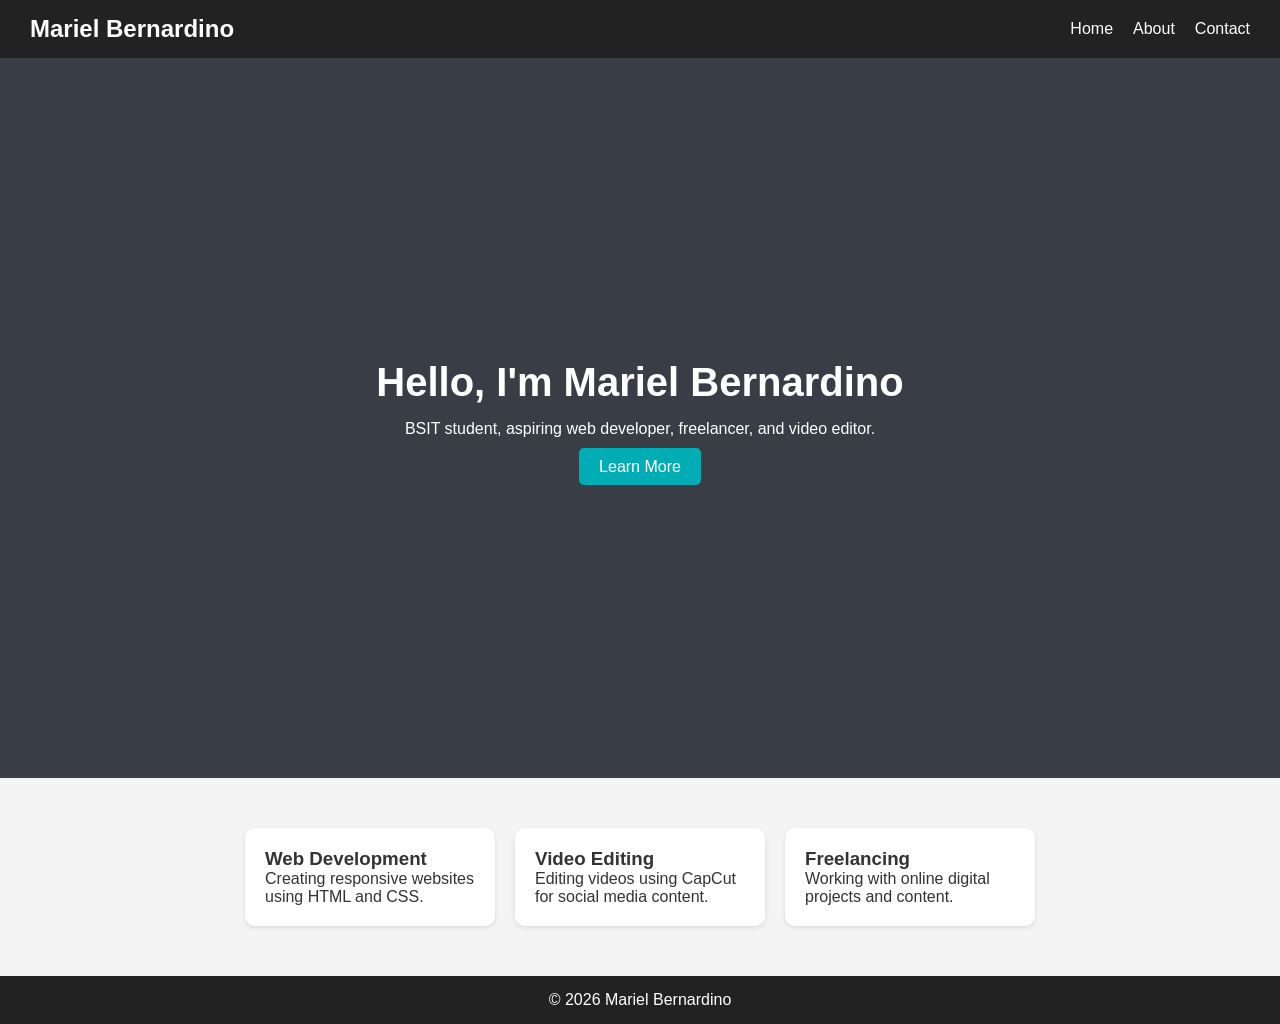
<file: Terminal Assessment/index.html>
<!-- index.html -->

<!DOCTYPE html>
<html lang="en">
<head>
    <meta charset="UTF-8">
    <meta name="viewport" content="width=device-width, initial-scale=1.0">
    <title>Mariel Bernardino</title>
    <link rel="stylesheet" href="style.css">
</head>
<body>

    <header>
        <nav class="navbar">
            <h1 class="logo">Mariel Bernardino</h1>

            <ul class="nav-links">
                <li><a href="index.html">Home</a></li>
                <li><a href="about.html">About</a></li>
                <li><a href="contact.html">Contact</a></li>
            </ul>
        </nav>
    </header>

    <main>

        <section class="hero">
            <div class="hero-text">
                <h2>Hello, I'm Mariel Bernardino</h2>

                <p>
                    BSIT student, aspiring web developer,
                    freelancer, and video editor.
                </p>

                <a href="about.html" class="btn">Learn More</a>
            </div>
        </section>

        <section class="highlights">

            <div class="card">
                <h3>Web Development</h3>
                <p>
                    Creating responsive websites using HTML and CSS.
                </p>
            </div>

            <div class="card">
                <h3>Video Editing</h3>
                <p>
                    Editing videos using CapCut for social media content.
                </p>
            </div>

            <div class="card">
                <h3>Freelancing</h3>
                <p>
                    Working with online digital projects and content.
                </p>
            </div>

        </section>

    </main>

    <footer>
        <p>© 2026 Mariel Bernardino</p>
    </footer>

</body>
</html>
</file>
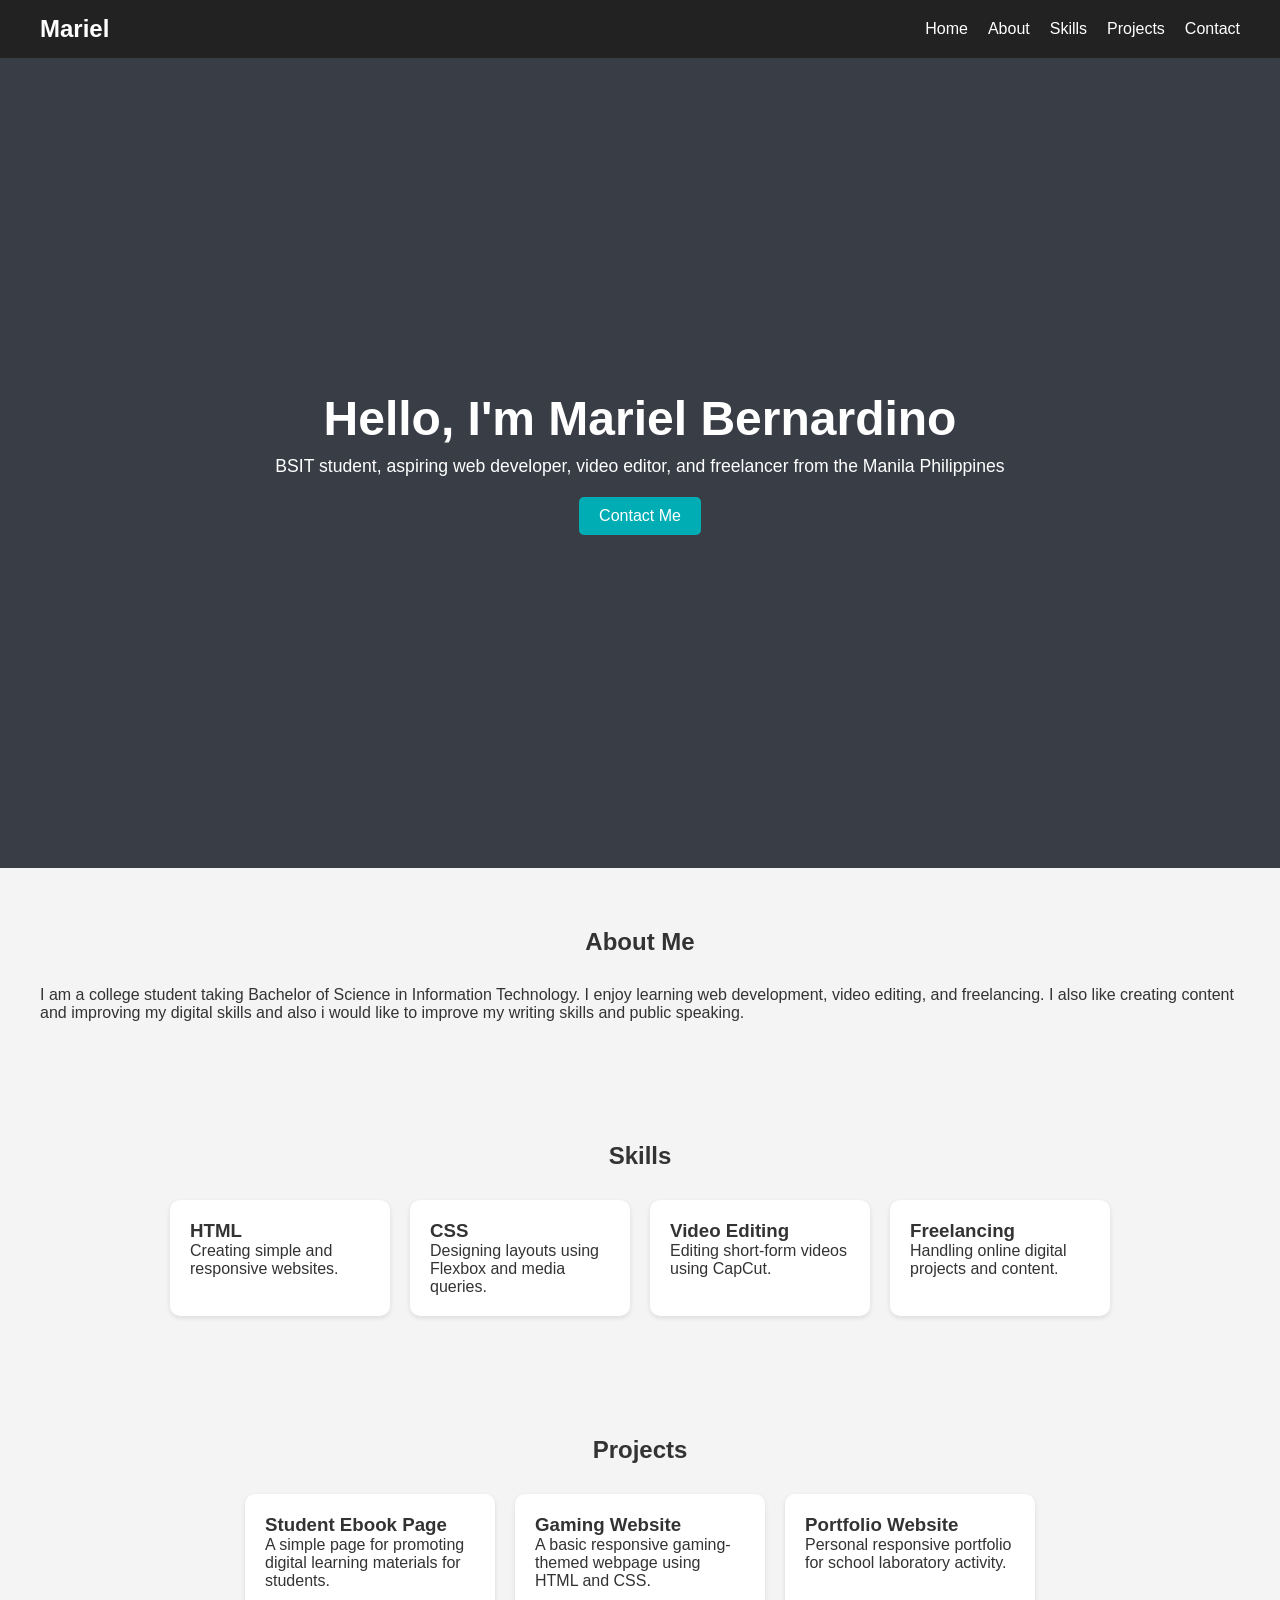
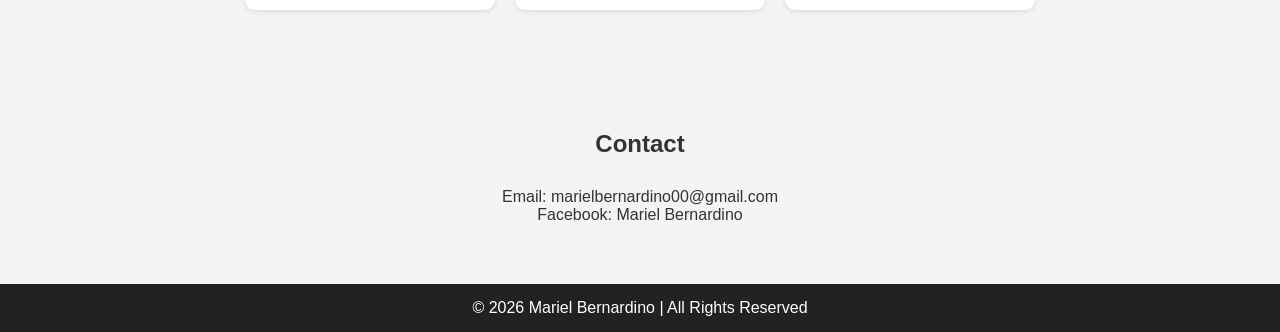
<file: Activity 4/Untitled-2.html>
<!-- index.html -->
<!DOCTYPE html>
<html lang="en">
<head>
    <meta charset="UTF-8" />
    <meta name="viewport" content="width=device-width, initial-scale=1.0" />
    <title>Mariel Portfolio</title>
    <link rel="stylesheet" href="style.css" />
</head>
<body>

    <nav class="navbar">
        <h2 class="logo">Mariel</h2>

        <ul class="nav-links">
            <li><a href="#home">Home</a></li>
            <li><a href="#about">About</a></li>
            <li><a href="#skills">Skills</a></li>
            <li><a href="#projects">Projects</a></li>
            <li><a href="#contact">Contact</a></li>
        </ul>
    </nav>

    <section class="hero" id="home">
        <div class="hero-text">
            <h1>Hello, I'm Mariel Bernardino</h1>
            <p>
                BSIT student, aspiring web developer, video editor,
                and freelancer from the Manila Philippines
            </p>

            <a href="#contact" class="btn">Contact Me</a>
        </div>
    </section>

    <section class="about" id="about">
        <h2>About Me</h2>

        <p>
            I am a college student taking Bachelor of Science in
            Information Technology. I enjoy learning web development,
            video editing, and freelancing. I also like creating content
            and improving my digital skills and also i would like to 
            improve my writing skills and public speaking.
        </p>
    </section>

    <section class="skills" id="skills">
        <h2>Skills</h2>

        <div class="skill-container">
            <div class="card">
                <h3>HTML</h3>
                <p>Creating simple and responsive websites.</p>
            </div>

            <div class="card">
                <h3>CSS</h3>
                <p>Designing layouts using Flexbox and media queries.</p>
            </div>

            <div class="card">
                <h3>Video Editing</h3>
                <p>Editing short-form videos using CapCut.</p>
            </div>

            <div class="card">
                <h3>Freelancing</h3>
                <p>Handling online digital projects and content.</p>
            </div>
        </div>
    </section>

    <section class="projects" id="projects">
        <h2>Projects</h2>

        <div class="project-container">

            <div class="project-card">
                <h3>Student Ebook Page</h3>
                <p>
                    A simple page for promoting digital learning materials
                    for students.
                </p>
            </div>

            <div class="project-card">
                <h3>Gaming Website</h3>
                <p>
                    A basic responsive gaming-themed webpage using HTML and CSS.
                </p>
            </div>

            <div class="project-card">
                <h3>Portfolio Website</h3>
                <p>
                    Personal responsive portfolio for school laboratory activity.
                </p>
            </div>

        </div>
    </section>

    <section class="contact" id="contact">
        <h2>Contact</h2>

        <p>Email: marielbernardino00@gmail.com</p>
        <p>Facebook: Mariel Bernardino</p>
    </section>

    <footer>
        <p>© 2026 Mariel Bernardino | All Rights Reserved</p>
    </footer>

</body>
</html>
</file>
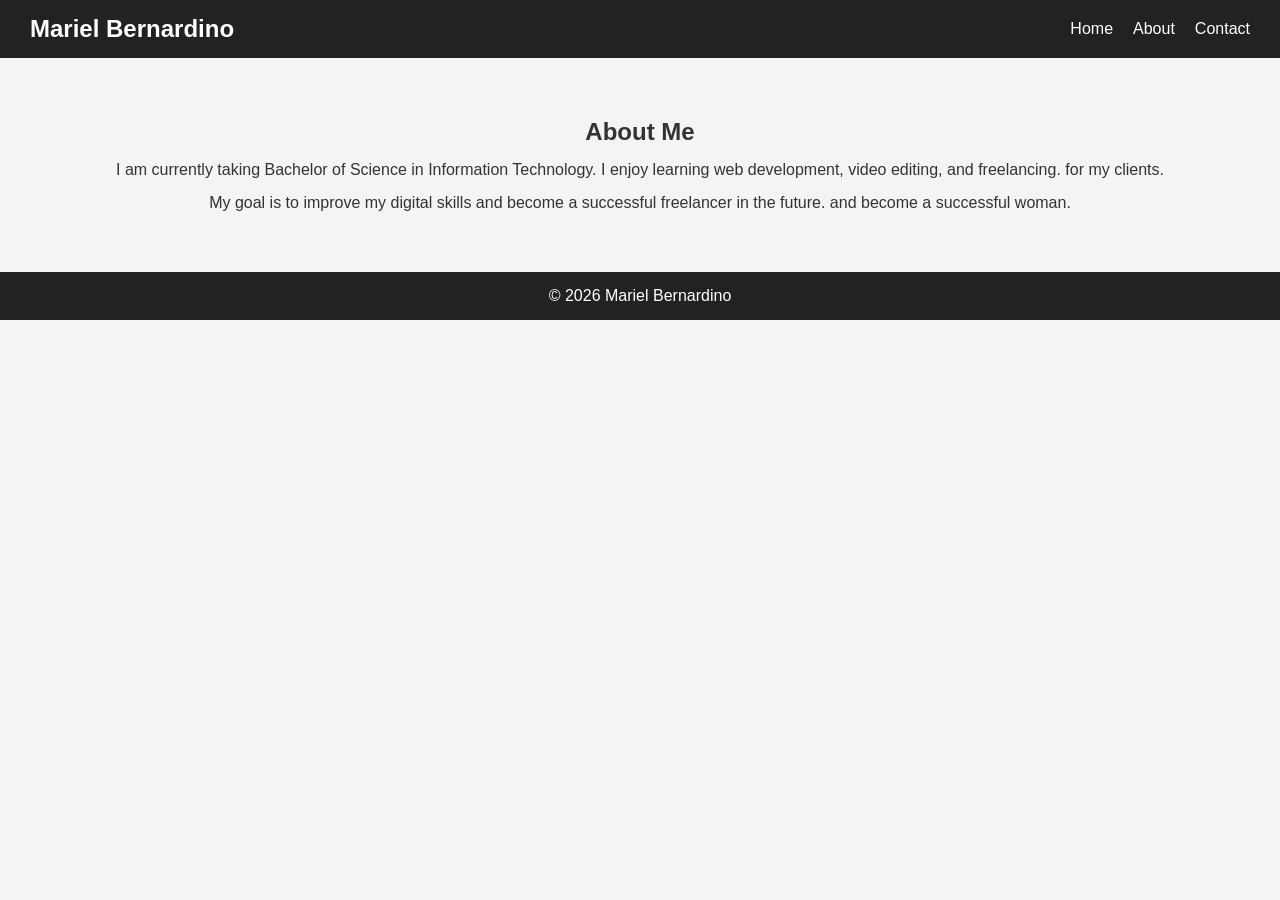
<file: Terminal Assessment/about.html>
<!-- about.html -->

<!DOCTYPE html>
<html lang="en">
<head>
    <meta charset="UTF-8">
    <meta name="viewport" content="width=device-width, initial-scale=1.0">
    <title>About Me</title>
    <link rel="stylesheet" href="style.css">
</head>
<body>

    <header>
        <nav class="navbar">
            <h1 class="logo">Mariel Bernardino</h1>

            <ul class="nav-links">
                <li><a href="index.html">Home</a></li>
                <li><a href="about.html">About</a></li>
                <li><a href="contact.html">Contact</a></li>
            </ul>
        </nav>
    </header>

    <main>

        <section class="about-section">
            <h2>About Me</h2>

            <p>
                I am currently taking Bachelor of Science in
                Information Technology. I enjoy learning web
                development, video editing, and freelancing.
                for my clients.
            </p>

            <p>
                My goal is to improve my digital skills and
                become a successful freelancer in the future.
                and become a successful woman.
            </p>
        </section>

    </main>

    <footer>
        <p>© 2026 Mariel Bernardino</p>
    </footer>

</body>
</html>
</file>
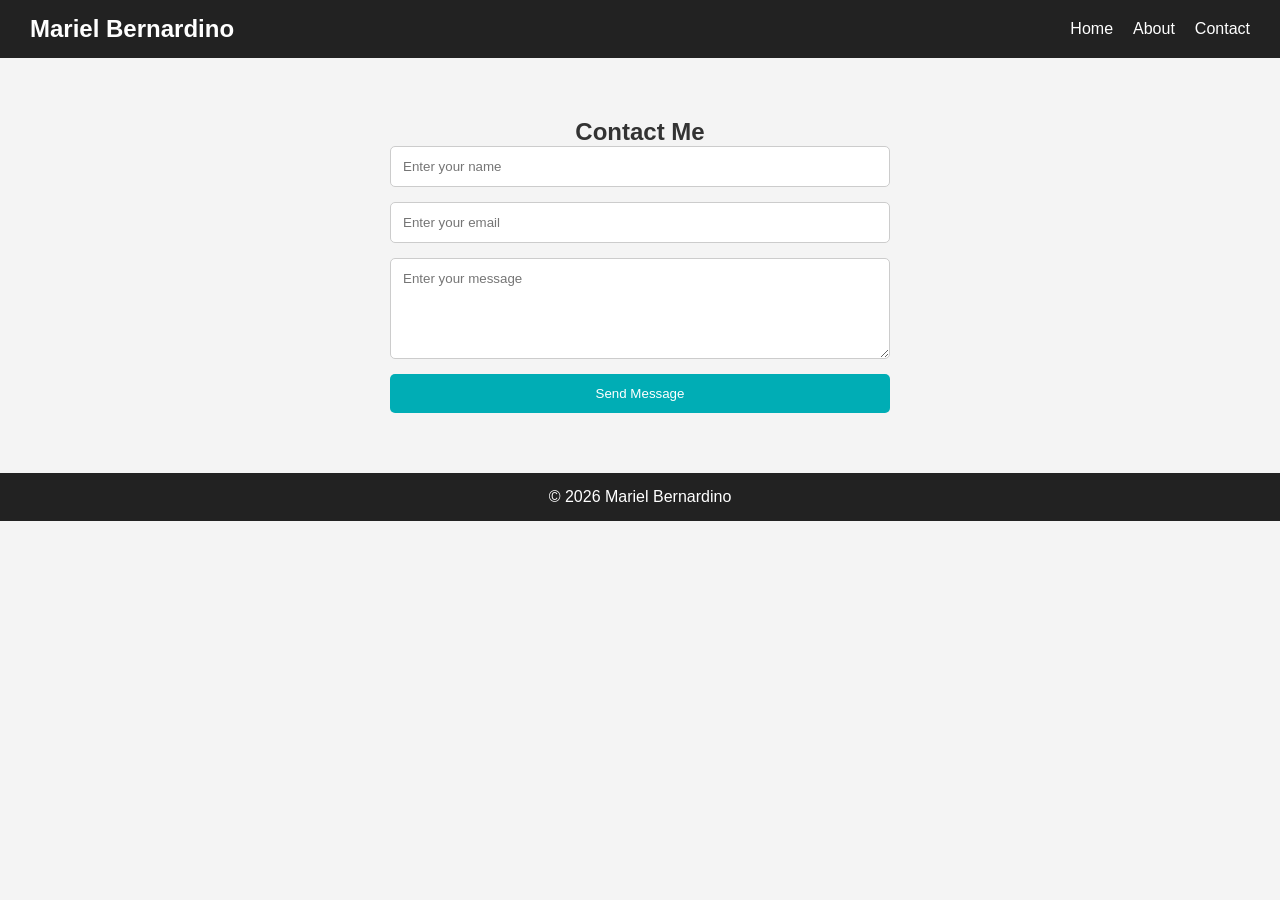
<file: Terminal Assessment/contact.html>
<!-- contact.html -->

<!DOCTYPE html>
<html lang="en">
<head>
    <meta charset="UTF-8">
    <meta name="viewport" content="width=device-width, initial-scale=1.0">
    <title>Contact</title>
    <link rel="stylesheet" href="style.css">
</head>
<body>

    <header>
        <nav class="navbar">
            <h1 class="logo">Mariel Bernardino</h1>

            <ul class="nav-links">
                <li><a href="index.html">Home</a></li>
                <li><a href="about.html">About</a></li>
                <li><a href="contact.html">Contact</a></li>
            </ul>
        </nav>
    </header>

    <main>

        <section class="contact-section">

            <h2>Contact Me</h2>

            <form class="contact-form">

                <input type="text" placeholder="Enter your name" required>

                <input type="email" placeholder="Enter your email" required>

                <textarea rows="5" placeholder="Enter your message"></textarea>

                <button type="submit">Send Message</button>

            </form>

        </section>

    </main>

    <footer>
        <p>© 2026 Mariel Bernardino</p>
    </footer>

</body>
</html>
</file>
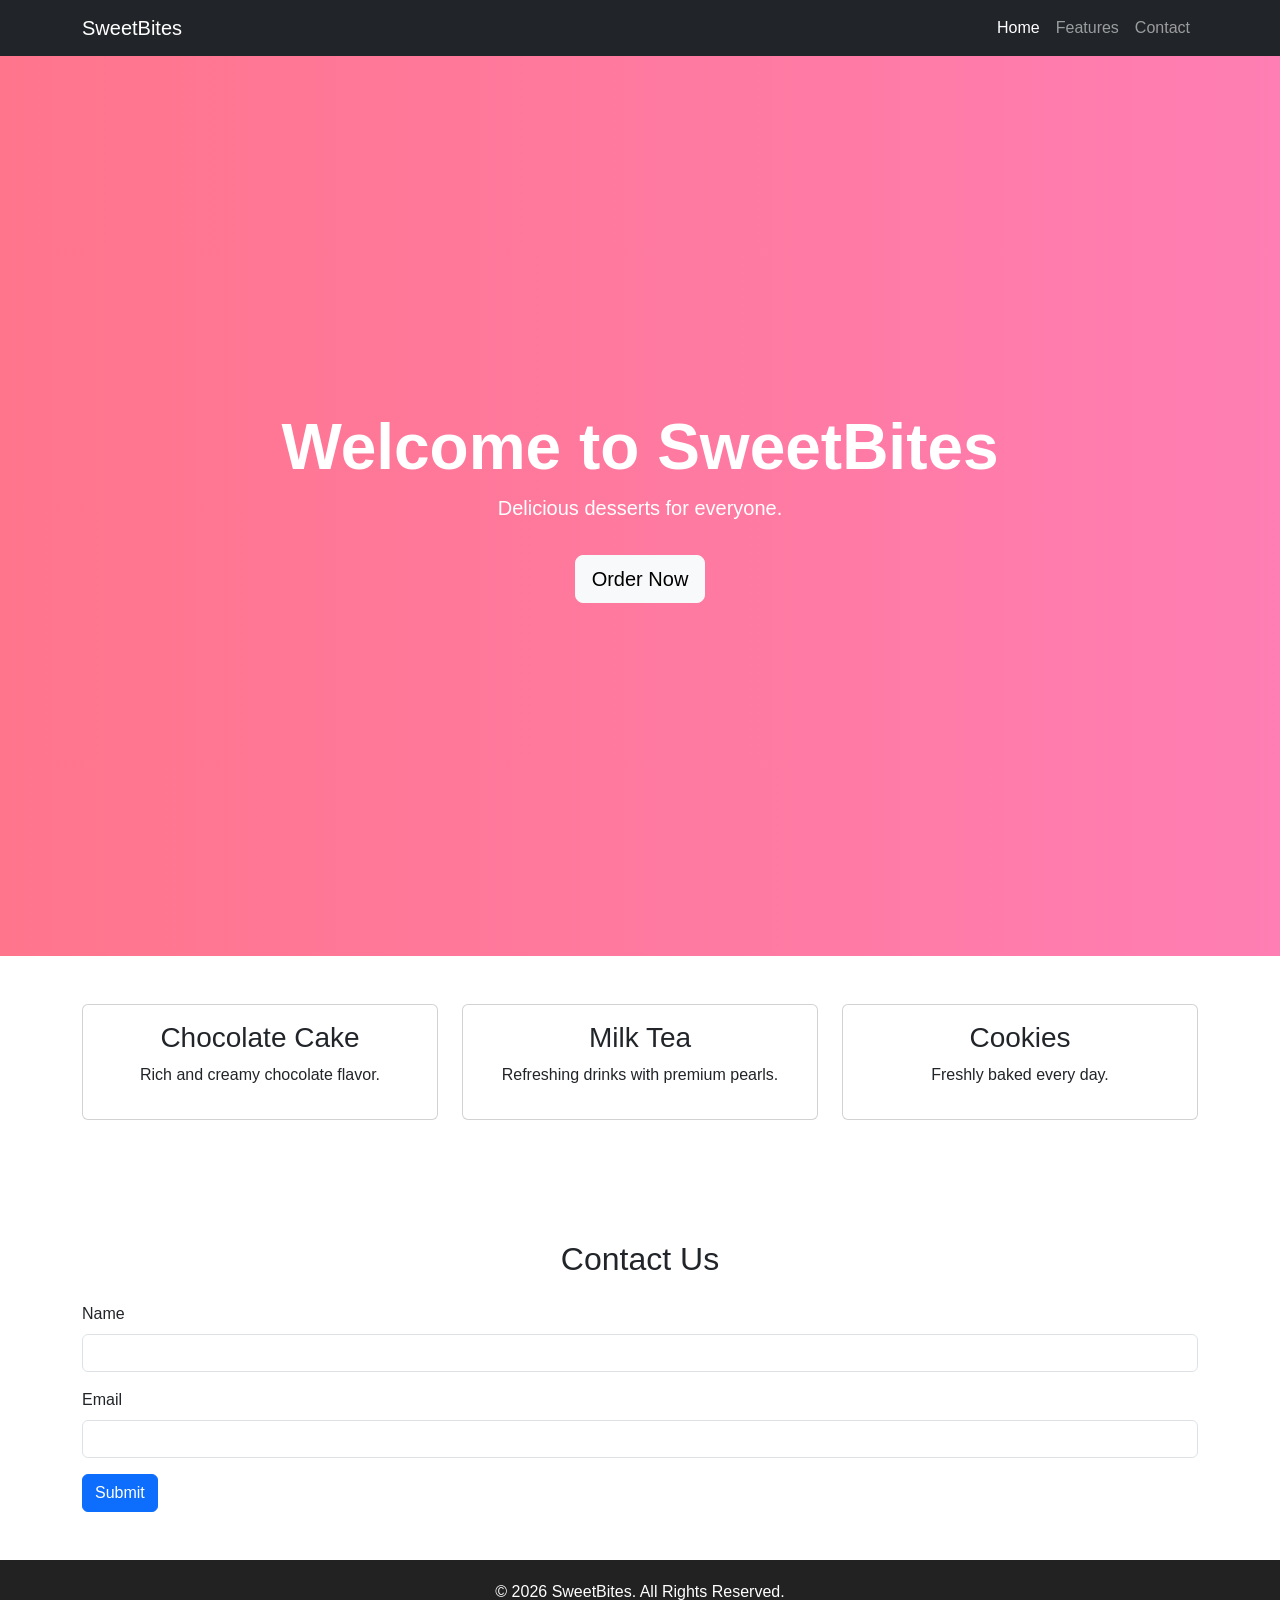
<file: Week 12/Untitled-1.html>
<!DOCTYPE html>
<html lang="en">
<head>
  <meta charset="UTF-8">
  <meta name="viewport" content="width=device-width, initial-scale=1.0">

  <title>SweetBites</title>

  <!-- Bootstrap CSS -->
  <link href="https://cdn.jsdelivr.net/npm/bootstrap@5.3.3/dist/css/bootstrap.min.css" rel="stylesheet">

  <style>
    body {
      font-family: Arial, sans-serif;
    }

    .hero {
      height: 100vh;
      background: linear-gradient(to right, #ff758c, #ff7eb3);
      color: white;
      display: flex;
      align-items: center;
      text-align: center;
    }

    .card:hover {
      transform: scale(1.03);
      transition: 0.3s;
    }

    footer {
      background: #222;
      color: white;
      padding: 20px;
      text-align: center;
    }
  </style>
</head>
<body>

<!-- NAVBAR -->
<nav class="navbar navbar-expand-lg navbar-dark bg-dark">
  <div class="container">
    <a class="navbar-brand" href="#">SweetBites</a>

    <button class="navbar-toggler" type="button" data-bs-toggle="collapse" data-bs-target="#navbarNav">
      <span class="navbar-toggler-icon"></span>
    </button>

    <div class="collapse navbar-collapse" id="navbarNav">
      <ul class="navbar-nav ms-auto">
        <li class="nav-item">
          <a class="nav-link active" href="#">Home</a>
        </li>

        <li class="nav-item">
          <a class="nav-link" href="#features">Features</a>
        </li>

        <li class="nav-item">
          <a class="nav-link" href="#contact">Contact</a>
        </li>
      </ul>
    </div>
  </div>
</nav>

<!-- HERO -->
<section class="hero">
  <div class="container">
    <h1 class="display-3 fw-bold">Welcome to SweetBites</h1>
    <p class="lead">Delicious desserts for everyone.</p>

    <button class="btn btn-light btn-lg mt-3" data-bs-toggle="modal" data-bs-target="#exampleModal">
      Order Now
    </button>
  </div>
</section>

<!-- FEATURES -->
<section class="container py-5" id="features">
  <div class="row text-center">

    <div class="col-md-4 mb-4">
      <div class="card p-3">
        <h3>Chocolate Cake</h3>
        <p>Rich and creamy chocolate flavor.</p>
      </div>
    </div>

    <div class="col-md-4 mb-4">
      <div class="card p-3">
        <h3>Milk Tea</h3>
        <p>Refreshing drinks with premium pearls.</p>
      </div>
    </div>

    <div class="col-md-4 mb-4">
      <div class="card p-3">
        <h3>Cookies</h3>
        <p>Freshly baked every day.</p>
      </div>
    </div>

  </div>
</section>

<!-- CONTACT FORM -->
<section class="container py-5" id="contact">
  <h2 class="text-center mb-4">Contact Us</h2>

  <form id="myForm" novalidate>

    <div class="mb-3">
      <label class="form-label">Name</label>
      <input type="text" class="form-control" id="name" required>
      <div class="invalid-feedback">
        Please enter your name.
      </div>
    </div>

    <div class="mb-3">
      <label class="form-label">Email</label>
      <input type="email" class="form-control" id="email" required>
      <div class="invalid-feedback">
        Please enter a valid email.
      </div>
    </div>

    <button type="submit" class="btn btn-primary">
      Submit
    </button>

  </form>
</section>

<!-- MODAL -->
<div class="modal fade" id="exampleModal">
  <div class="modal-dialog">
    <div class="modal-content">

      <div class="modal-header">
        <h5 class="modal-title">SweetBites</h5>

        <button class="btn-close" data-bs-dismiss="modal"></button>
      </div>

      <div class="modal-body">
        Thank you for visiting SweetBites!
      </div>

      <div class="modal-footer">
        <button class="btn btn-secondary" data-bs-dismiss="modal">
          Close
        </button>
      </div>

    </div>
  </div>
</div>

<!-- FOOTER -->
<footer>
  <p>© 2026 SweetBites. All Rights Reserved.</p>
</footer>

<!-- Bootstrap JS -->
<script src="https://cdn.jsdelivr.net/npm/bootstrap@5.3.3/dist/js/bootstrap.bundle.min.js"></script>

<!-- FORM VALIDATION -->
<script>
  const form = document.getElementById("myForm");

  form.addEventListener("submit", function(event) {

    if (!form.checkValidity()) {
      event.preventDefault();
      event.stopPropagation();
    } else {
      alert("Form Submitted Successfully!");
    }

    form.classList.add("was-validated");
  });
</script>

</body>
</html>
</file>
<file: Terminal Assessment/style.css>
/* style.css */

*{
    margin: 0;
    padding: 0;
    box-sizing: border-box;
    font-family: Arial, sans-serif;
}

body{
    background-color: #f4f4f4;
    color: #333;
}

/* NAVBAR */

.navbar{
    display: flex;
    justify-content: space-between;
    align-items: center;
    background-color: #222;
    padding: 15px 30px;
}

.logo{
    color: white;
}

.nav-links{
    display: flex;
    list-style: none;
    gap: 20px;
}

.nav-links a{
    text-decoration: none;
    color: white;
}

.nav-links a:hover{
    color: #00adb5;
}

/* HERO */

.hero{
    min-height: 80vh;
    display: flex;
    justify-content: center;
    align-items: center;
    text-align: center;
    background-color: #393e46;
    color: white;
    padding: 20px;
}

.hero h2{
    font-size: 2.5rem;
    margin-bottom: 15px;
}

.hero p{
    margin-bottom: 20px;
}

.btn{
    background-color: #00adb5;
    color: white;
    padding: 10px 20px;
    text-decoration: none;
    border-radius: 5px;
}

/* HIGHLIGHTS */

.highlights{
    display: flex;
    gap: 20px;
    justify-content: center;
    padding: 50px 20px;
    flex-wrap: wrap;
}

.card{
    background-color: white;
    width: 250px;
    padding: 20px;
    border-radius: 10px;
    box-shadow: 0 2px 5px rgba(0,0,0,0.1);
}

/* ABOUT */

.about-section{
    padding: 60px 20px;
    text-align: center;
}

.about-section p{
    margin-top: 15px;
}

/* CONTACT */

.contact-section{
    padding: 60px 20px;
    text-align: center;
}

.contact-form{
    max-width: 500px;
    margin: auto;
    display: flex;
    flex-direction: column;
    gap: 15px;
}

.contact-form input,
.contact-form textarea{
    padding: 12px;
    border: 1px solid #ccc;
    border-radius: 5px;
}

.contact-form button{
    padding: 12px;
    border: none;
    background-color: #00adb5;
    color: white;
    border-radius: 5px;
    cursor: pointer;
}

.contact-form button:hover{
    background-color: #028b92;
}

/* FOOTER */

footer{
    background-color: #222;
    color: white;
    text-align: center;
    padding: 15px;
}

/* RESPONSIVE DESIGN */

@media screen and (max-width: 600px){

    body{
        background-color: #e8f1f2;
    }

    .navbar{
        flex-direction: column;
        gap: 10px;
    }

    .nav-links{
        flex-direction: column;
        text-align: center;
    }

    .hero h2{
        font-size: 2rem;
    }

    .highlights{
        flex-direction: column;
        align-items: center;
    }
}
</file>
<file: Activity 4/style.css>
*{
    margin: 0;
    padding: 0;
    box-sizing: border-box;
    font-family: Arial, sans-serif;
}

body{
    background-color: #f4f4f4;
    color: #333;
}

/* NAVBAR */

.navbar{
    display: flex;
    justify-content: space-between;
    align-items: center;
    background-color: #222;
    padding: 15px 40px;
}

.logo{
    color: white;
}

.nav-links{
    display: flex;
    list-style: none;
    gap: 20px;
}

.nav-links a{
    text-decoration: none;
    color: white;
    transition: 0.3s;
}

.nav-links a:hover{
    color: #00adb5;
}

/* HERO */

.hero{
    height: 90vh;
    display: flex;
    justify-content: center;
    align-items: center;
    text-align: center;
    background-color: #393e46;
    color: white;
    padding: 20px;
}

.hero h1{
    font-size: 3rem;
    margin-bottom: 10px;
}

.hero p{
    font-size: 1.1rem;
    margin-bottom: 20px;
}

.btn{
    display: inline-block;
    padding: 10px 20px;
    background-color: #00adb5;
    color: white;
    text-decoration: none;
    border-radius: 5px;
}

/* SECTIONS */

section{
    padding: 60px 40px;
}

section h2{
    text-align: center;
    margin-bottom: 30px;
}

/* SKILLS */

.skill-container{
    display: flex;
    gap: 20px;
    justify-content: center;
    flex-wrap: wrap;
}

.card{
    background-color: white;
    padding: 20px;
    width: 220px;
    border-radius: 10px;
    box-shadow: 0 2px 5px rgba(0,0,0,0.1);
}

/* PROJECTS */

.project-container{
    display: flex;
    gap: 20px;
    justify-content: center;
    flex-wrap: wrap;
}

.project-card{
    background-color: white;
    padding: 20px;
    width: 250px;
    border-radius: 10px;
    box-shadow: 0 2px 5px rgba(0,0,0,0.1);
}

/* CONTACT */

.contact{
    text-align: center;
}

/* FOOTER */

footer{
    background-color: #222;
    color: white;
    text-align: center;
    padding: 15px;
}

/* MEDIA QUERY */

@media screen and (max-width: 600px){

    body{
        background-color: #e8f1f2;
    }

    .navbar{
        flex-direction: column;
        gap: 10px;
    }

    .nav-links{
        flex-direction: column;
        align-items: center;
    }

    .hero h1{
        font-size: 2rem;
    }

    .skill-container,
    .project-container{
        flex-direction: column;
        align-items: center;
    }
}
</file>
